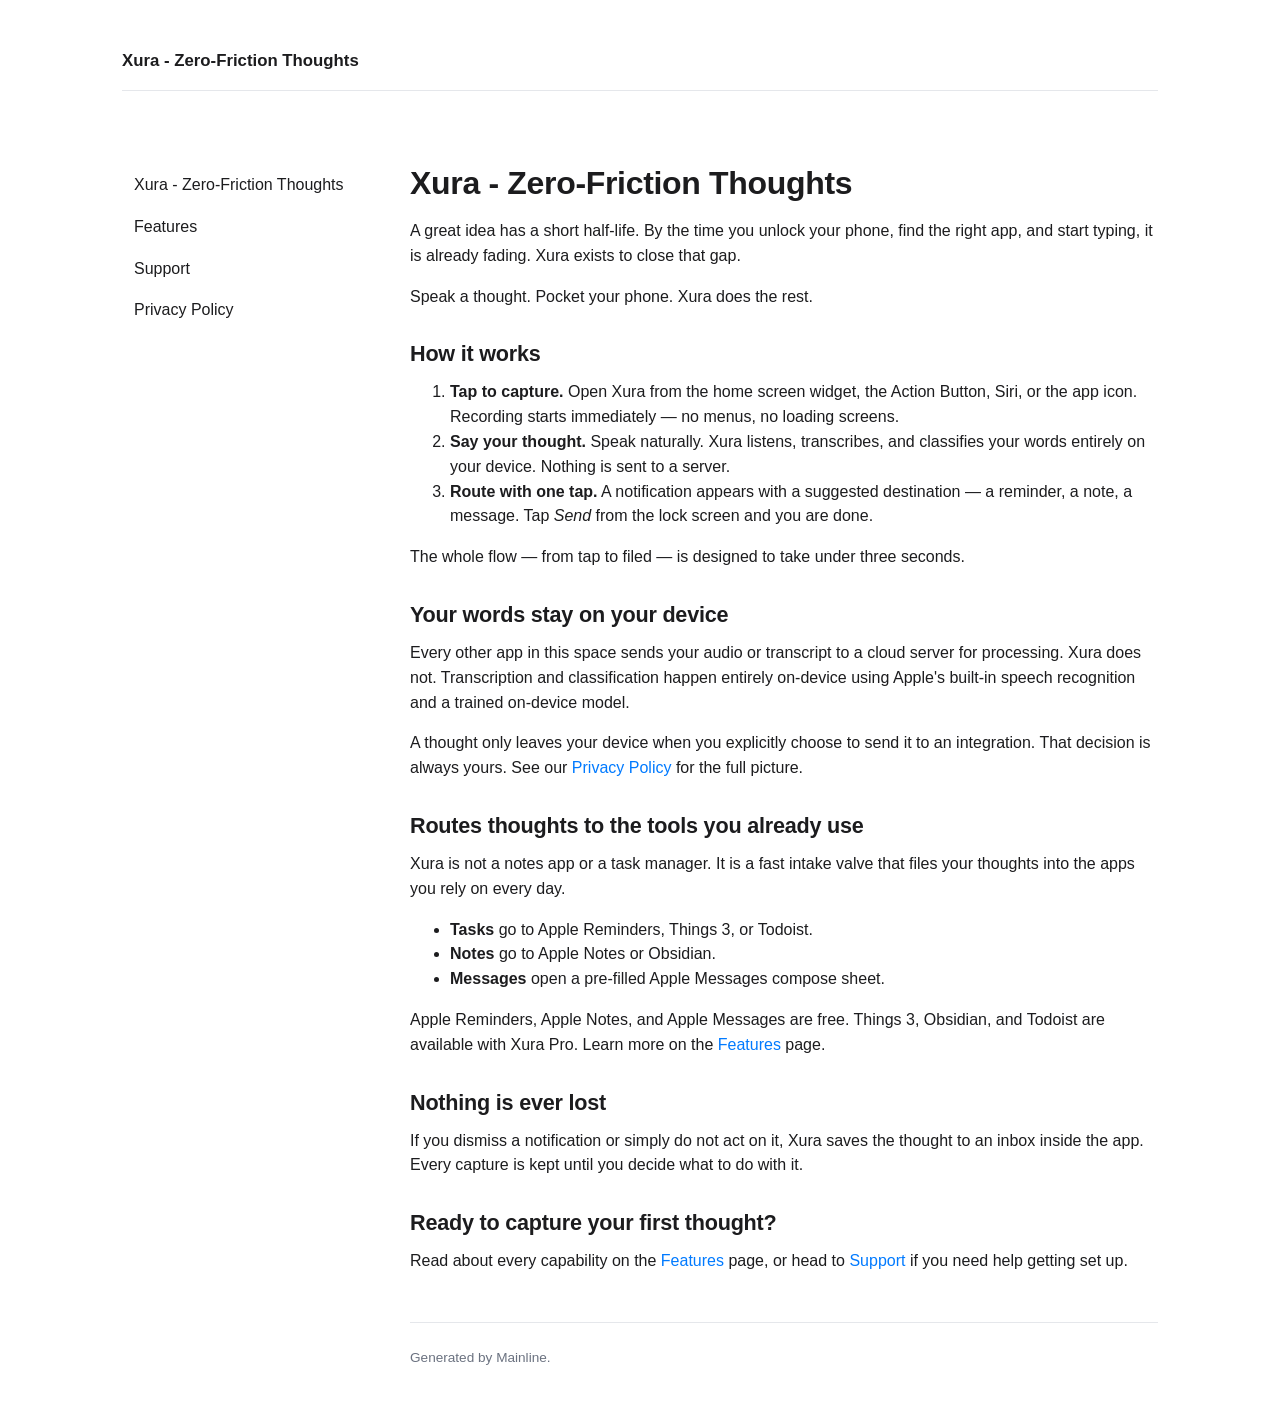
<file: index.html>
<!doctype html>
<html lang="en">
<head>
    <meta charset="utf-8">
    <meta name="viewport" content="width=device-width, initial-scale=1">
    <meta name="mainline-generated" content="2026-04-19T21:54:12Z">
    <meta name="description" content="Xura captures your spoken thoughts in under 3 seconds, classifies them on-device, and routes them to your favourite apps — no cloud, no friction.">
    <title>Xura - Zero-Friction Thoughts — Xura - Zero-Friction Thoughts</title>
    
    <link rel="stylesheet" href="./style.css">
</head>
<body>
    <div class="layout">
        <header class="site" style="grid-column: 1 / -1;">
            
            <div class="name">Xura - Zero-Friction Thoughts</div>
        </header>
        <nav class="left">
            <ul>
                <li><a href="./">Xura - Zero-Friction Thoughts</a></li>
                        <li><a href="./features.html">Features</a></li>
                        <li><a href="./support.html">Support</a></li>
                        <li><a href="./privacy.html">Privacy Policy</a></li>
            </ul>
        </nav>
        <main class="page">
            <h1>Xura - Zero-Friction Thoughts</h1>
            
<section>
  <p>A great idea has a short half-life. By the time you unlock your phone, find the right app, and start typing, it is already fading. Xura exists to close that gap.</p>
  <p>Speak a thought. Pocket your phone. Xura does the rest.</p>
</section>

<section>
  <h2>How it works</h2>
  <ol>
    <li><strong>Tap to capture.</strong> Open Xura from the home screen widget, the Action Button, Siri, or the app icon. Recording starts immediately — no menus, no loading screens.</li>
    <li><strong>Say your thought.</strong> Speak naturally. Xura listens, transcribes, and classifies your words entirely on your device. Nothing is sent to a server.</li>
    <li><strong>Route with one tap.</strong> A notification appears with a suggested destination — a reminder, a note, a message. Tap <em>Send</em> from the lock screen and you are done.</li>
  </ol>
  <p>The whole flow — from tap to filed — is designed to take under three seconds.</p>
</section>

<section>
  <h2>Your words stay on your device</h2>
  <p>Every other app in this space sends your audio or transcript to a cloud server for processing. Xura does not. Transcription and classification happen entirely on-device using Apple's built-in speech recognition and a trained on-device model.</p>
  <p>A thought only leaves your device when you explicitly choose to send it to an integration. That decision is always yours. See our <a href="./privacy.html">Privacy Policy</a> for the full picture.</p>
</section>

<section>
  <h2>Routes thoughts to the tools you already use</h2>
  <p>Xura is not a notes app or a task manager. It is a fast intake valve that files your thoughts into the apps you rely on every day.</p>
  <ul>
    <li><strong>Tasks</strong> go to Apple Reminders, Things 3, or Todoist.</li>
    <li><strong>Notes</strong> go to Apple Notes or Obsidian.</li>
    <li><strong>Messages</strong> open a pre-filled Apple Messages compose sheet.</li>
  </ul>
  <p>Apple Reminders, Apple Notes, and Apple Messages are free. Things 3, Obsidian, and Todoist are available with Xura Pro. Learn more on the <a href="./features.html">Features</a> page.</p>
</section>

<section>
  <h2>Nothing is ever lost</h2>
  <p>If you dismiss a notification or simply do not act on it, Xura saves the thought to an inbox inside the app. Every capture is kept until you decide what to do with it.</p>
</section>

<section>
  <h2>Ready to capture your first thought?</h2>
  <p>Read about every capability on the <a href="./features.html">Features</a> page, or head to <a href="./support.html">Support</a> if you need help getting set up.</p>
</section>

            <footer class="site">Generated by Mainline.</footer>
        </main>
    </div>
</body>
</html>
</file>
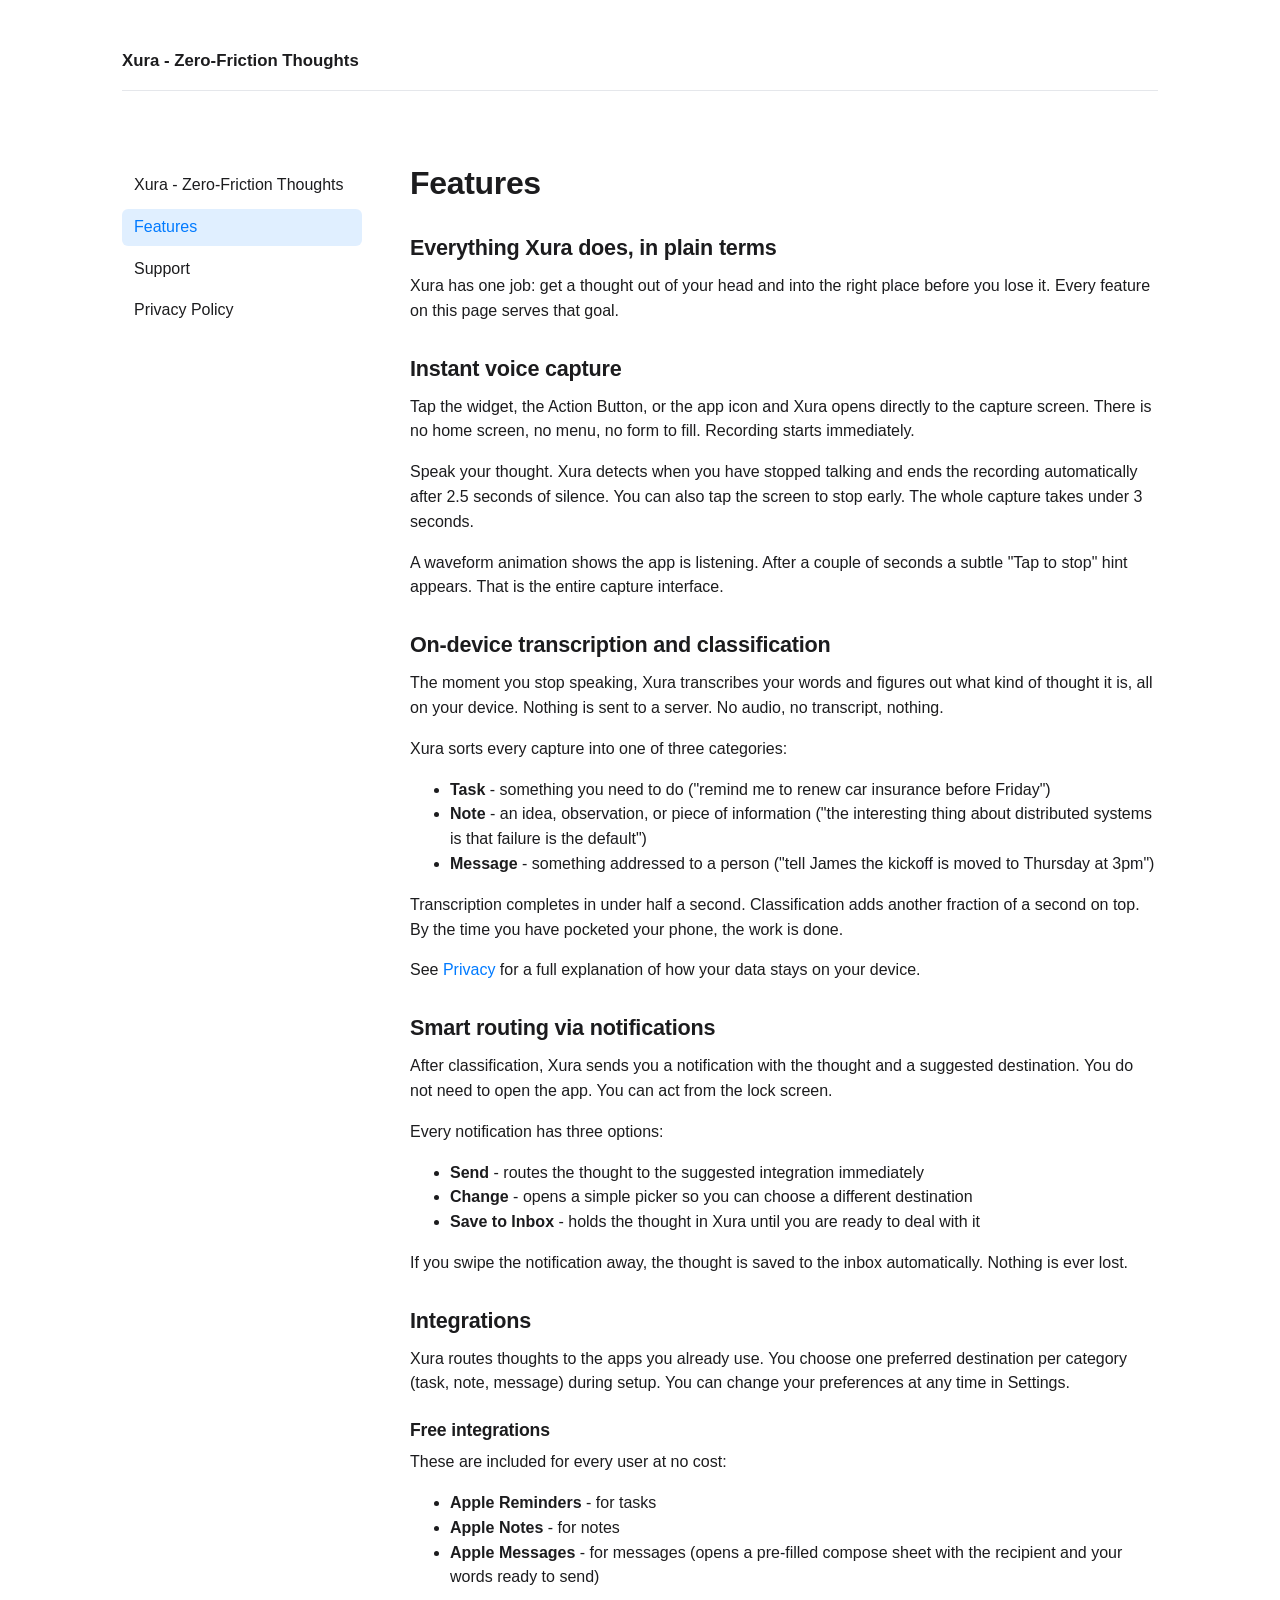
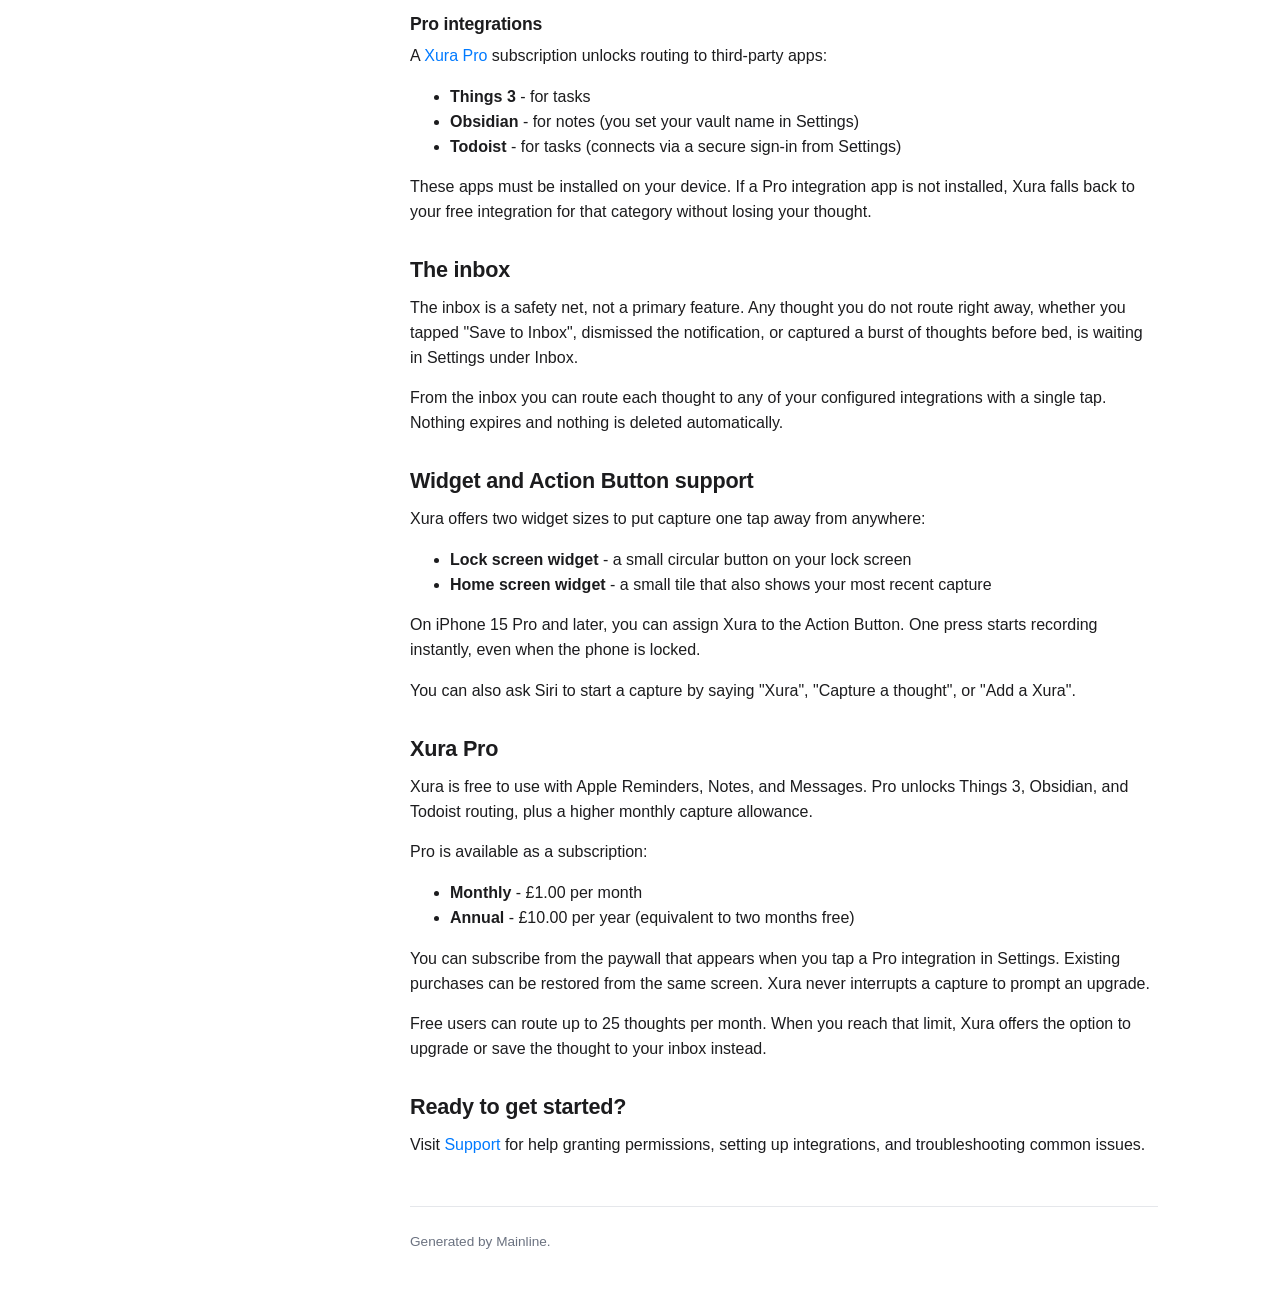
<file: features.html>
<!doctype html>
<html lang="en">
<head>
    <meta charset="utf-8">
    <meta name="viewport" content="width=device-width, initial-scale=1">
    <meta name="mainline-generated" content="2026-04-19T21:54:10Z">
    <meta name="description" content="Explore Xura's key features: instant voice capture, on-device transcription and classification, smart notification routing, free and Pro integrations, inbox fallback, and widget support.">
    <title>Features — Xura - Zero-Friction Thoughts</title>
    
    <link rel="stylesheet" href="./style.css">
</head>
<body>
    <div class="layout">
        <header class="site" style="grid-column: 1 / -1;">
            
            <div class="name">Xura - Zero-Friction Thoughts</div>
        </header>
        <nav class="left">
            <ul>
                <li><a href="./">Xura - Zero-Friction Thoughts</a></li>
                        <li><a href="./features.html" class="active">Features</a></li>
                        <li><a href="./support.html">Support</a></li>
                        <li><a href="./privacy.html">Privacy Policy</a></li>
            </ul>
        </nav>
        <main class="page">
            <h1>Features</h1>
            
<h2>Everything Xura does, in plain terms</h2>
<p>Xura has one job: get a thought out of your head and into the right place before you lose it. Every feature on this page serves that goal.</p>

<h2>Instant voice capture</h2>
<p>Tap the widget, the Action Button, or the app icon and Xura opens directly to the capture screen. There is no home screen, no menu, no form to fill. Recording starts immediately.</p>
<p>Speak your thought. Xura detects when you have stopped talking and ends the recording automatically after 2.5 seconds of silence. You can also tap the screen to stop early. The whole capture takes under 3 seconds.</p>
<p>A waveform animation shows the app is listening. After a couple of seconds a subtle "Tap to stop" hint appears. That is the entire capture interface.</p>

<h2>On-device transcription and classification</h2>
<p>The moment you stop speaking, Xura transcribes your words and figures out what kind of thought it is, all on your device. Nothing is sent to a server. No audio, no transcript, nothing.</p>
<p>Xura sorts every capture into one of three categories:</p>
<ul>
  <li><strong>Task</strong> - something you need to do ("remind me to renew car insurance before Friday")</li>
  <li><strong>Note</strong> - an idea, observation, or piece of information ("the interesting thing about distributed systems is that failure is the default")</li>
  <li><strong>Message</strong> - something addressed to a person ("tell James the kickoff is moved to Thursday at 3pm")</li>
</ul>
<p>Transcription completes in under half a second. Classification adds another fraction of a second on top. By the time you have pocketed your phone, the work is done.</p>
<p>See <a href="./privacy.html">Privacy</a> for a full explanation of how your data stays on your device.</p>

<h2>Smart routing via notifications</h2>
<p>After classification, Xura sends you a notification with the thought and a suggested destination. You do not need to open the app. You can act from the lock screen.</p>
<p>Every notification has three options:</p>
<ul>
  <li><strong>Send</strong> - routes the thought to the suggested integration immediately</li>
  <li><strong>Change</strong> - opens a simple picker so you can choose a different destination</li>
  <li><strong>Save to Inbox</strong> - holds the thought in Xura until you are ready to deal with it</li>
</ul>
<p>If you swipe the notification away, the thought is saved to the inbox automatically. Nothing is ever lost.</p>

<h2>Integrations</h2>
<p>Xura routes thoughts to the apps you already use. You choose one preferred destination per category (task, note, message) during setup. You can change your preferences at any time in Settings.</p>

<h3>Free integrations</h3>
<p>These are included for every user at no cost:</p>
<ul>
  <li><strong>Apple Reminders</strong> - for tasks</li>
  <li><strong>Apple Notes</strong> - for notes</li>
  <li><strong>Apple Messages</strong> - for messages (opens a pre-filled compose sheet with the recipient and your words ready to send)</li>
</ul>

<h3>Pro integrations</h3>
<p>A <a href="#pro">Xura Pro</a> subscription unlocks routing to third-party apps:</p>
<ul>
  <li><strong>Things 3</strong> - for tasks</li>
  <li><strong>Obsidian</strong> - for notes (you set your vault name in Settings)</li>
  <li><strong>Todoist</strong> - for tasks (connects via a secure sign-in from Settings)</li>
</ul>
<p>These apps must be installed on your device. If a Pro integration app is not installed, Xura falls back to your free integration for that category without losing your thought.</p>

<h2>The inbox</h2>
<p>The inbox is a safety net, not a primary feature. Any thought you do not route right away, whether you tapped "Save to Inbox", dismissed the notification, or captured a burst of thoughts before bed, is waiting in Settings under Inbox.</p>
<p>From the inbox you can route each thought to any of your configured integrations with a single tap. Nothing expires and nothing is deleted automatically.</p>

<h2>Widget and Action Button support</h2>
<p>Xura offers two widget sizes to put capture one tap away from anywhere:</p>
<ul>
  <li><strong>Lock screen widget</strong> - a small circular button on your lock screen</li>
  <li><strong>Home screen widget</strong> - a small tile that also shows your most recent capture</li>
</ul>
<p>On iPhone 15 Pro and later, you can assign Xura to the Action Button. One press starts recording instantly, even when the phone is locked.</p>
<p>You can also ask Siri to start a capture by saying "Xura", "Capture a thought", or "Add a Xura".</p>

<h2 id="pro">Xura Pro</h2>
<p>Xura is free to use with Apple Reminders, Notes, and Messages. Pro unlocks Things 3, Obsidian, and Todoist routing, plus a higher monthly capture allowance.</p>
<p>Pro is available as a subscription:</p>
<ul>
  <li><strong>Monthly</strong> - £1.00 per month</li>
  <li><strong>Annual</strong> - £10.00 per year (equivalent to two months free)</li>
</ul>
<p>You can subscribe from the paywall that appears when you tap a Pro integration in Settings. Existing purchases can be restored from the same screen. Xura never interrupts a capture to prompt an upgrade.</p>
<p>Free users can route up to 25 thoughts per month. When you reach that limit, Xura offers the option to upgrade or save the thought to your inbox instead.</p>

<h2>Ready to get started?</h2>
<p>Visit <a href="./support.html">Support</a> for help granting permissions, setting up integrations, and troubleshooting common issues.</p>

            <footer class="site">Generated by Mainline.</footer>
        </main>
    </div>
</body>
</html>
</file>
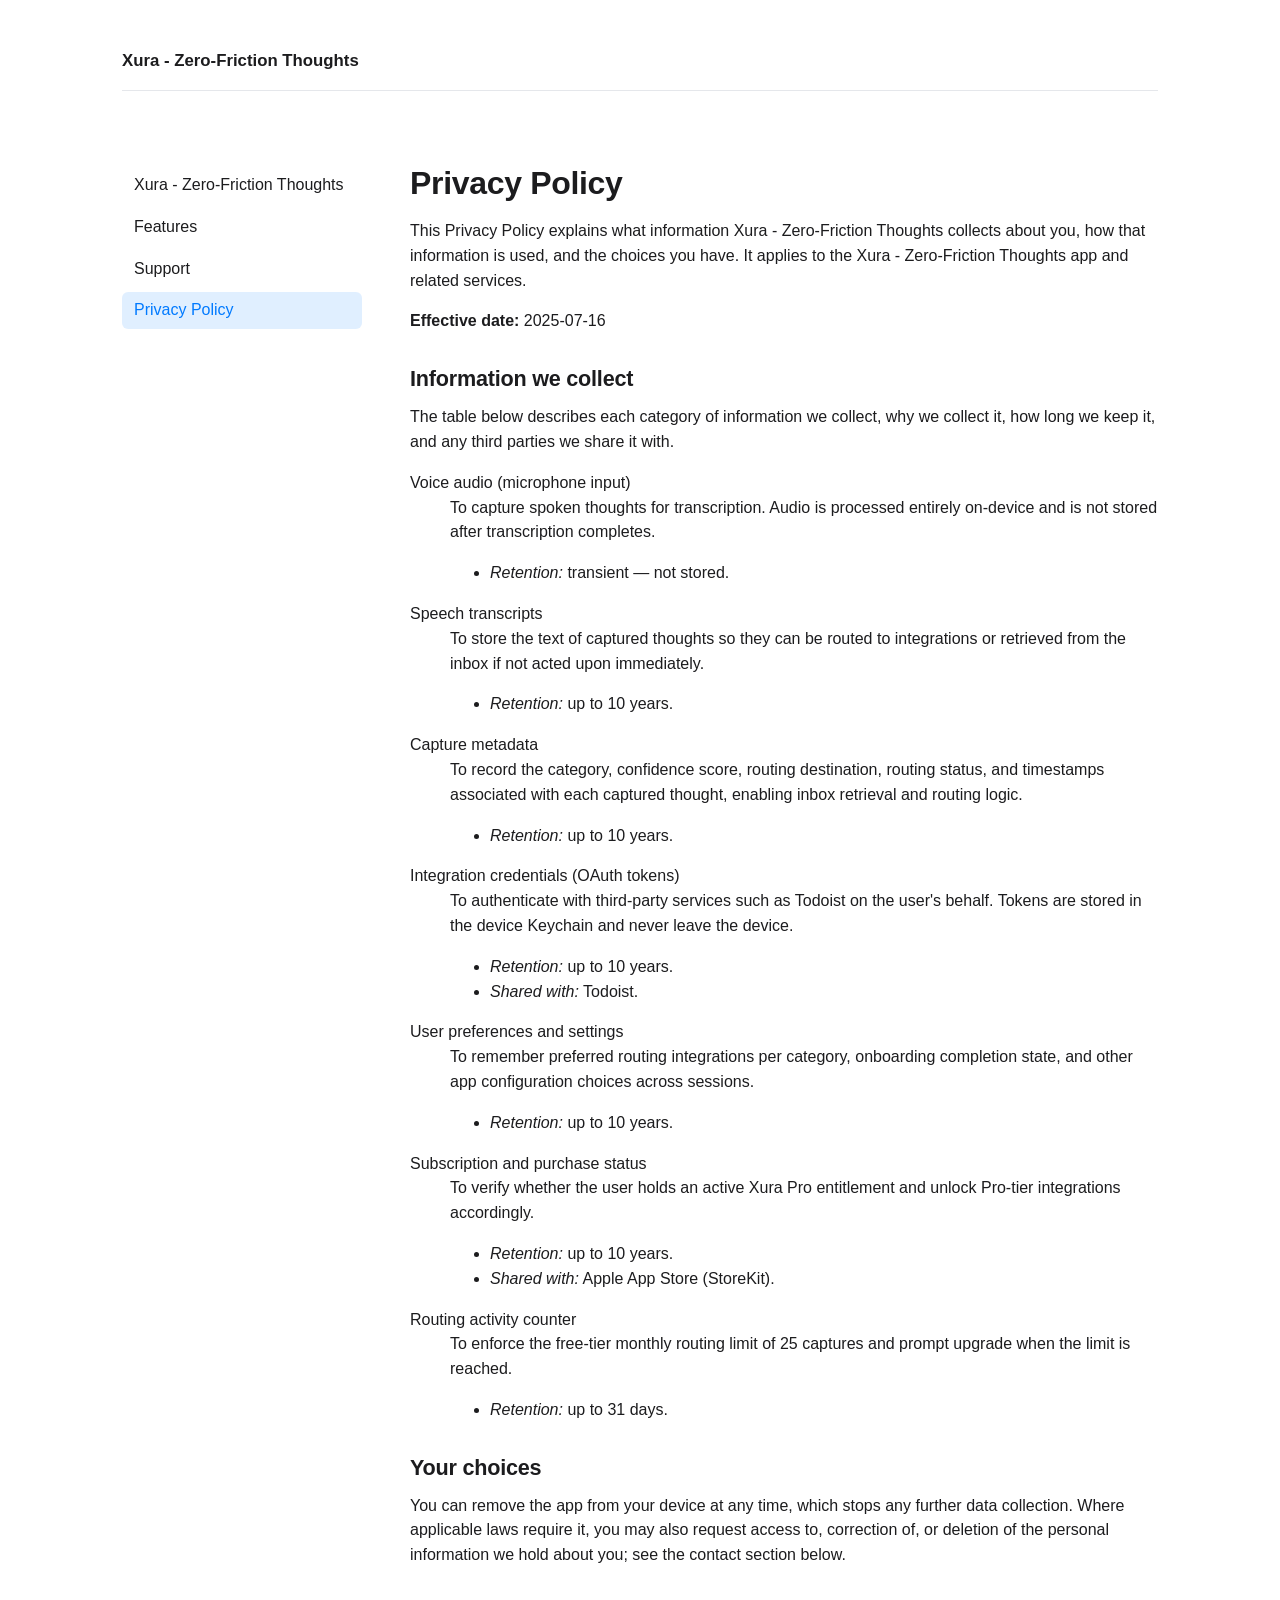
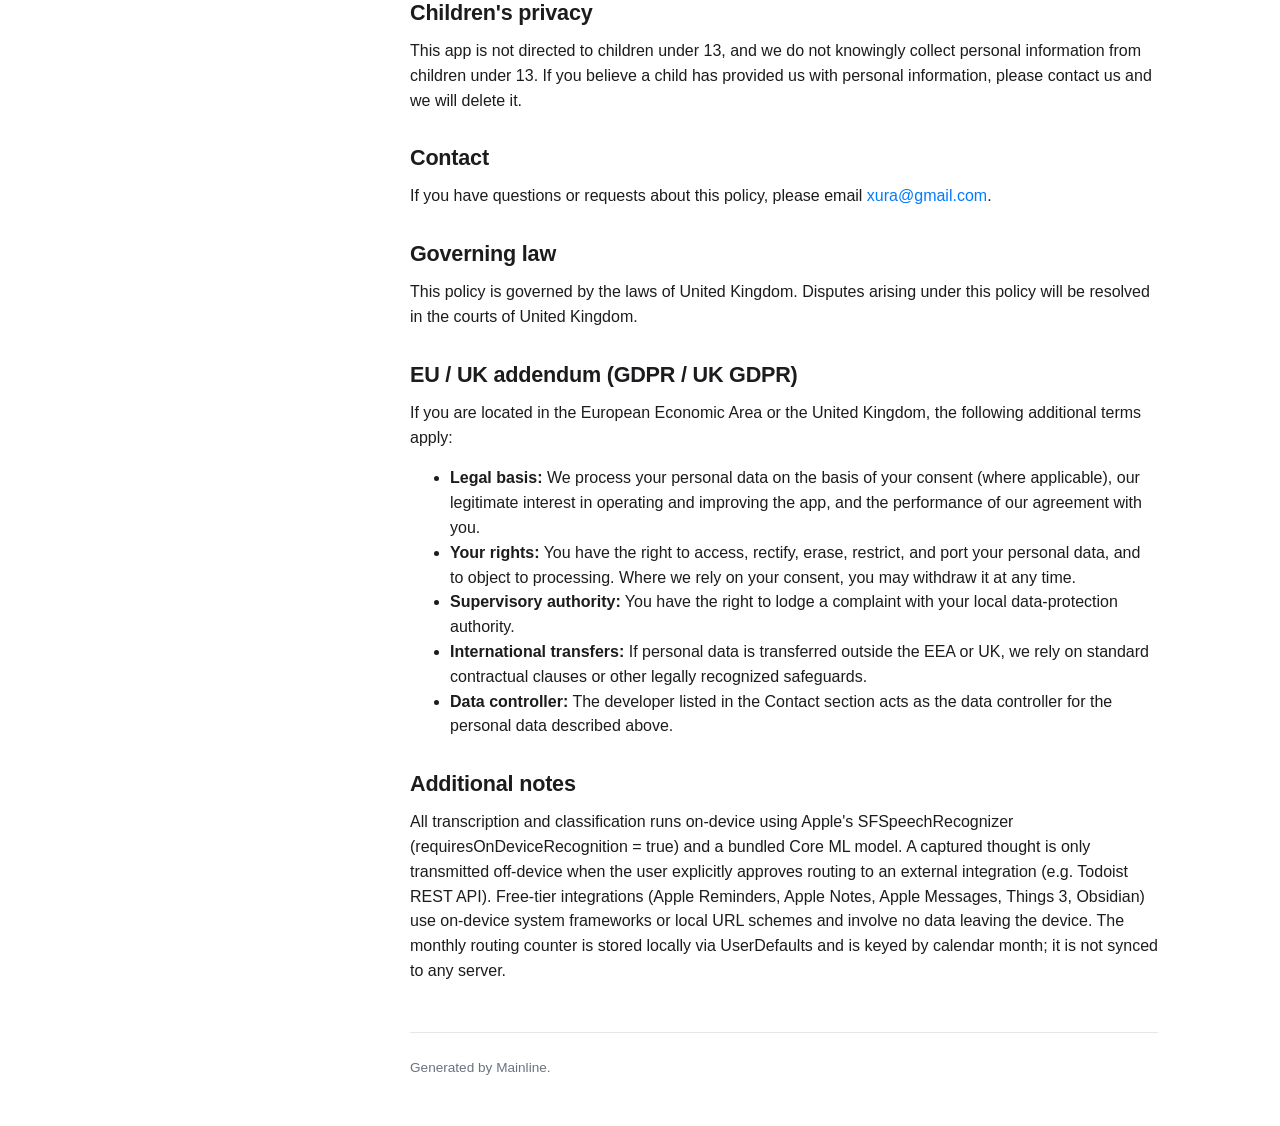
<file: privacy.html>
<!doctype html>
<html lang="en">
<head>
    <meta charset="utf-8">
    <meta name="viewport" content="width=device-width, initial-scale=1">
    <meta name="mainline-generated" content="2026-04-19T21:56:40Z">
    <meta name="description" content="Privacy policy for Xura - Zero-Friction Thoughts">
    <title>Privacy Policy — Xura - Zero-Friction Thoughts</title>
    
    <link rel="stylesheet" href="./style.css">
</head>
<body>
    <div class="layout">
        <header class="site" style="grid-column: 1 / -1;">
            
            <div class="name">Xura - Zero-Friction Thoughts</div>
        </header>
        <nav class="left">
            <ul>
                <li><a href="./">Xura - Zero-Friction Thoughts</a></li>
                        <li><a href="./features.html">Features</a></li>
                        <li><a href="./support.html">Support</a></li>
                        <li><a href="./privacy.html" class="active">Privacy Policy</a></li>
            </ul>
        </nav>
        <main class="page">
            <h1>Privacy Policy</h1>
            <p>This Privacy Policy explains what information Xura - Zero-Friction Thoughts collects about you, how that information is used, and the choices you have. It applies to the Xura - Zero-Friction Thoughts app and related services.</p>
<p><strong>Effective date:</strong> 2025-07-16</p>
<h2>Information we collect</h2>
<p>The table below describes each category of information we collect, why we collect it, how long we keep it, and any third parties we share it with.</p>
<dl>
<dt>Voice audio (microphone input)</dt>
<dd>
  <p>To capture spoken thoughts for transcription. Audio is processed entirely on-device and is not stored after transcription completes.</p>
  <ul>
    <li><em>Retention:</em> transient — not stored.</li>
    
  </ul>
</dd><dt>Speech transcripts</dt>
<dd>
  <p>To store the text of captured thoughts so they can be routed to integrations or retrieved from the inbox if not acted upon immediately.</p>
  <ul>
    <li><em>Retention:</em> up to 10 years.</li>
    
  </ul>
</dd><dt>Capture metadata</dt>
<dd>
  <p>To record the category, confidence score, routing destination, routing status, and timestamps associated with each captured thought, enabling inbox retrieval and routing logic.</p>
  <ul>
    <li><em>Retention:</em> up to 10 years.</li>
    
  </ul>
</dd><dt>Integration credentials (OAuth tokens)</dt>
<dd>
  <p>To authenticate with third-party services such as Todoist on the user's behalf. Tokens are stored in the device Keychain and never leave the device.</p>
  <ul>
    <li><em>Retention:</em> up to 10 years.</li>
    <li><em>Shared with:</em> Todoist.</li>
  </ul>
</dd><dt>User preferences and settings</dt>
<dd>
  <p>To remember preferred routing integrations per category, onboarding completion state, and other app configuration choices across sessions.</p>
  <ul>
    <li><em>Retention:</em> up to 10 years.</li>
    
  </ul>
</dd><dt>Subscription and purchase status</dt>
<dd>
  <p>To verify whether the user holds an active Xura Pro entitlement and unlock Pro-tier integrations accordingly.</p>
  <ul>
    <li><em>Retention:</em> up to 10 years.</li>
    <li><em>Shared with:</em> Apple App Store (StoreKit).</li>
  </ul>
</dd><dt>Routing activity counter</dt>
<dd>
  <p>To enforce the free-tier monthly routing limit of 25 captures and prompt upgrade when the limit is reached.</p>
  <ul>
    <li><em>Retention:</em> up to 31 days.</li>
    
  </ul>
</dd>
</dl>
<h2>Your choices</h2>
<p>You can remove the app from your device at any time, which stops any further data collection. Where applicable laws require it, you may also request access to, correction of, or deletion of the personal information we hold about you; see the contact section below.</p>
<h2>Children's privacy</h2>
<p>This app is not directed to children under 13, and we do not knowingly collect personal information from children under 13. If you believe a child has provided us with personal information, please contact us and we will delete it.</p>
<h2>Contact</h2>
<p>If you have questions or requests about this policy, please email <a href="mailto:xura@gmail.com">xura@gmail.com</a>.</p>
<h2>Governing law</h2>
<p>This policy is governed by the laws of United Kingdom. Disputes arising under this policy will be resolved in the courts of United Kingdom.</p>
<h2>EU / UK addendum (GDPR / UK GDPR)</h2>
<p>If you are located in the European Economic Area or the United Kingdom, the following additional terms apply:</p>
<ul>
  <li><strong>Legal basis:</strong> We process your personal data on the basis of your consent (where applicable), our legitimate interest in operating and improving the app, and the performance of our agreement with you.</li>
  <li><strong>Your rights:</strong> You have the right to access, rectify, erase, restrict, and port your personal data, and to object to processing. Where we rely on your consent, you may withdraw it at any time.</li>
  <li><strong>Supervisory authority:</strong> You have the right to lodge a complaint with your local data-protection authority.</li>
  <li><strong>International transfers:</strong> If personal data is transferred outside the EEA or UK, we rely on standard contractual clauses or other legally recognized safeguards.</li>
  <li><strong>Data controller:</strong> The developer listed in the Contact section acts as the data controller for the personal data described above.</li>
</ul>
<h2>Additional notes</h2>
<p>All transcription and classification runs on-device using Apple's SFSpeechRecognizer (requiresOnDeviceRecognition = true) and a bundled Core ML model. A captured thought is only transmitted off-device when the user explicitly approves routing to an external integration (e.g. Todoist REST API). Free-tier integrations (Apple Reminders, Apple Notes, Apple Messages, Things 3, Obsidian) use on-device system frameworks or local URL schemes and involve no data leaving the device. The monthly routing counter is stored locally via UserDefaults and is keyed by calendar month; it is not synced to any server.</p>
            <footer class="site">Generated by Mainline.</footer>
        </main>
    </div>
</body>
</html>
</file>
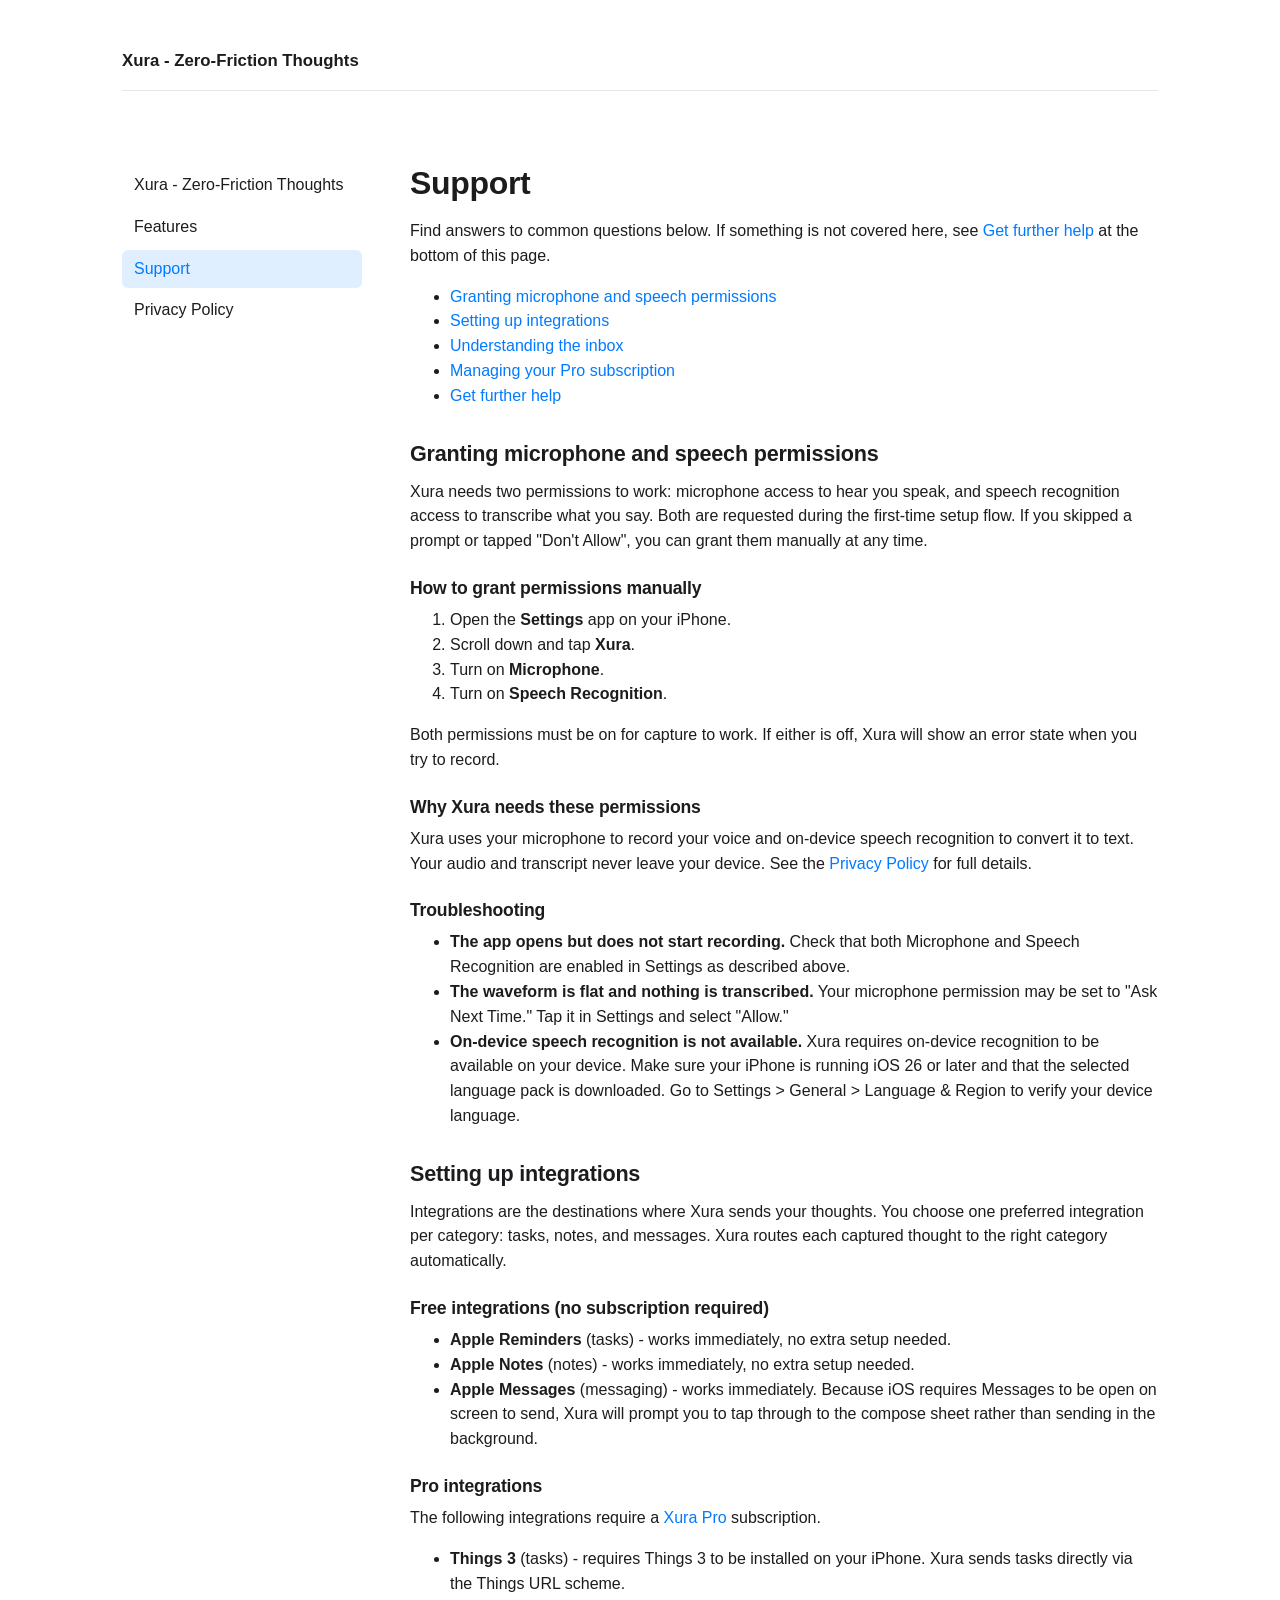
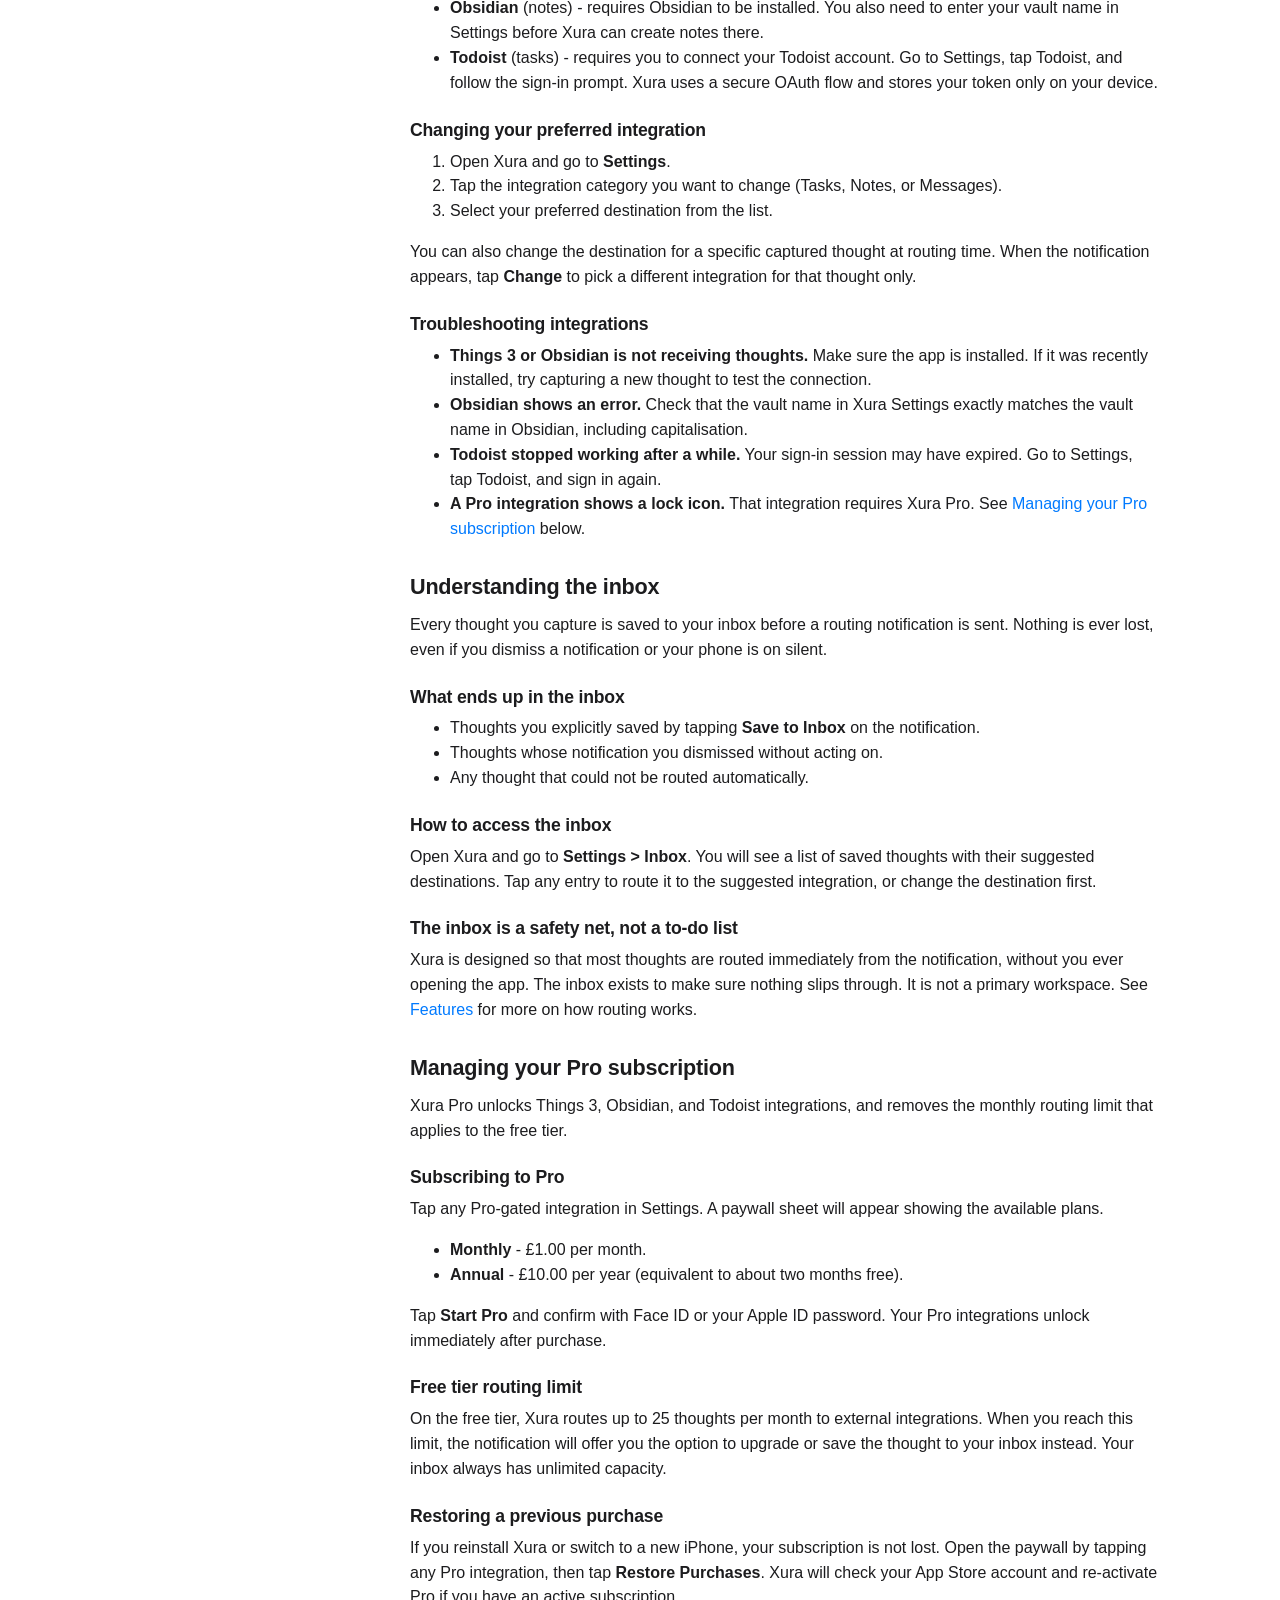
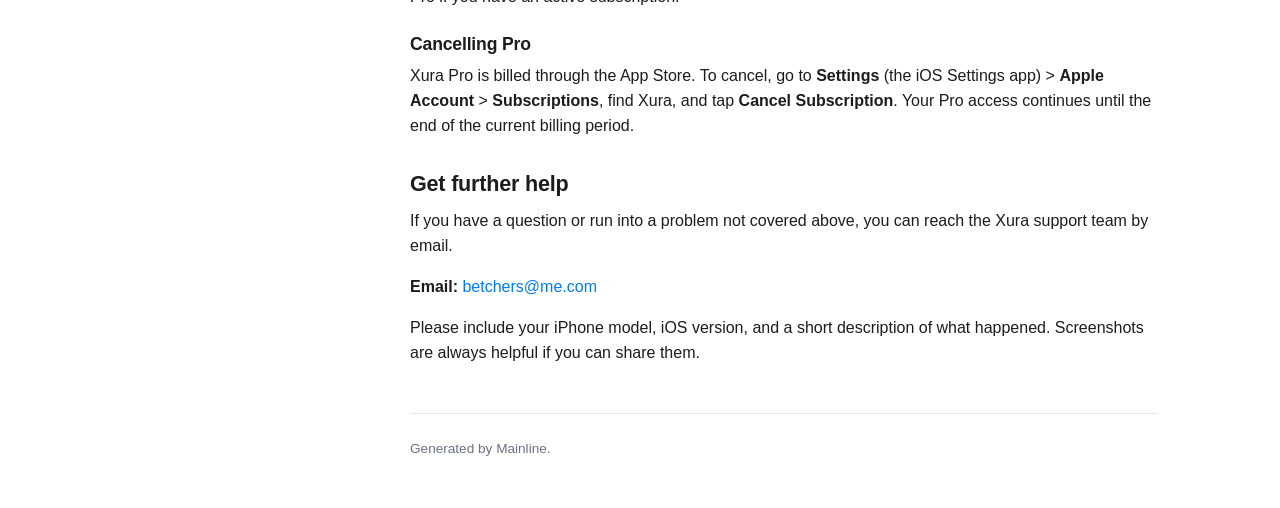
<file: support.html>
<!doctype html>
<html lang="en">
<head>
    <meta charset="utf-8">
    <meta name="viewport" content="width=device-width, initial-scale=1">
    <meta name="mainline-generated" content="2026-04-19T21:54:11Z">
    <meta name="description" content="Get help with Xura: granting microphone and speech permissions, setting up integrations, understanding the inbox, and managing your Pro subscription.">
    <title>Support — Xura - Zero-Friction Thoughts</title>
    
    <link rel="stylesheet" href="./style.css">
</head>
<body>
    <div class="layout">
        <header class="site" style="grid-column: 1 / -1;">
            
            <div class="name">Xura - Zero-Friction Thoughts</div>
        </header>
        <nav class="left">
            <ul>
                <li><a href="./">Xura - Zero-Friction Thoughts</a></li>
                        <li><a href="./features.html">Features</a></li>
                        <li><a href="./support.html" class="active">Support</a></li>
                        <li><a href="./privacy.html">Privacy Policy</a></li>
            </ul>
        </nav>
        <main class="page">
            <h1>Support</h1>
            
<p>Find answers to common questions below. If something is not covered here, see <a href="#contact">Get further help</a> at the bottom of this page.</p>

<nav aria-label="On this page">
  <ul>
    <li><a href="#permissions">Granting microphone and speech permissions</a></li>
    <li><a href="#integrations">Setting up integrations</a></li>
    <li><a href="#inbox">Understanding the inbox</a></li>
    <li><a href="#pro">Managing your Pro subscription</a></li>
    <li><a href="#contact">Get further help</a></li>
  </ul>
</nav>

<h2 id="permissions">Granting microphone and speech permissions</h2>

<p>Xura needs two permissions to work: microphone access to hear you speak, and speech recognition access to transcribe what you say. Both are requested during the first-time setup flow. If you skipped a prompt or tapped "Don't Allow", you can grant them manually at any time.</p>

<h3>How to grant permissions manually</h3>
<ol>
  <li>Open the <strong>Settings</strong> app on your iPhone.</li>
  <li>Scroll down and tap <strong>Xura</strong>.</li>
  <li>Turn on <strong>Microphone</strong>.</li>
  <li>Turn on <strong>Speech Recognition</strong>.</li>
</ol>

<p>Both permissions must be on for capture to work. If either is off, Xura will show an error state when you try to record.</p>

<h3>Why Xura needs these permissions</h3>
<p>Xura uses your microphone to record your voice and on-device speech recognition to convert it to text. Your audio and transcript never leave your device. See the <a href="./privacy.html">Privacy Policy</a> for full details.</p>

<h3>Troubleshooting</h3>
<ul>
  <li><strong>The app opens but does not start recording.</strong> Check that both Microphone and Speech Recognition are enabled in Settings as described above.</li>
  <li><strong>The waveform is flat and nothing is transcribed.</strong> Your microphone permission may be set to "Ask Next Time." Tap it in Settings and select "Allow."</li>
  <li><strong>On-device speech recognition is not available.</strong> Xura requires on-device recognition to be available on your device. Make sure your iPhone is running iOS 26 or later and that the selected language pack is downloaded. Go to Settings &gt; General &gt; Language &amp; Region to verify your device language.</li>
</ul>

<h2 id="integrations">Setting up integrations</h2>

<p>Integrations are the destinations where Xura sends your thoughts. You choose one preferred integration per category: tasks, notes, and messages. Xura routes each captured thought to the right category automatically.</p>

<h3>Free integrations (no subscription required)</h3>
<ul>
  <li><strong>Apple Reminders</strong> (tasks) - works immediately, no extra setup needed.</li>
  <li><strong>Apple Notes</strong> (notes) - works immediately, no extra setup needed.</li>
  <li><strong>Apple Messages</strong> (messaging) - works immediately. Because iOS requires Messages to be open on screen to send, Xura will prompt you to tap through to the compose sheet rather than sending in the background.</li>
</ul>

<h3>Pro integrations</h3>
<p>The following integrations require a <a href="#pro">Xura Pro</a> subscription.</p>
<ul>
  <li><strong>Things 3</strong> (tasks) - requires Things 3 to be installed on your iPhone. Xura sends tasks directly via the Things URL scheme.</li>
  <li><strong>Obsidian</strong> (notes) - requires Obsidian to be installed. You also need to enter your vault name in Settings before Xura can create notes there.</li>
  <li><strong>Todoist</strong> (tasks) - requires you to connect your Todoist account. Go to Settings, tap Todoist, and follow the sign-in prompt. Xura uses a secure OAuth flow and stores your token only on your device.</li>
</ul>

<h3>Changing your preferred integration</h3>
<ol>
  <li>Open Xura and go to <strong>Settings</strong>.</li>
  <li>Tap the integration category you want to change (Tasks, Notes, or Messages).</li>
  <li>Select your preferred destination from the list.</li>
</ol>

<p>You can also change the destination for a specific captured thought at routing time. When the notification appears, tap <strong>Change</strong> to pick a different integration for that thought only.</p>

<h3>Troubleshooting integrations</h3>
<ul>
  <li><strong>Things 3 or Obsidian is not receiving thoughts.</strong> Make sure the app is installed. If it was recently installed, try capturing a new thought to test the connection.</li>
  <li><strong>Obsidian shows an error.</strong> Check that the vault name in Xura Settings exactly matches the vault name in Obsidian, including capitalisation.</li>
  <li><strong>Todoist stopped working after a while.</strong> Your sign-in session may have expired. Go to Settings, tap Todoist, and sign in again.</li>
  <li><strong>A Pro integration shows a lock icon.</strong> That integration requires Xura Pro. See <a href="#pro">Managing your Pro subscription</a> below.</li>
</ul>

<h2 id="inbox">Understanding the inbox</h2>

<p>Every thought you capture is saved to your inbox before a routing notification is sent. Nothing is ever lost, even if you dismiss a notification or your phone is on silent.</p>

<h3>What ends up in the inbox</h3>
<ul>
  <li>Thoughts you explicitly saved by tapping <strong>Save to Inbox</strong> on the notification.</li>
  <li>Thoughts whose notification you dismissed without acting on.</li>
  <li>Any thought that could not be routed automatically.</li>
</ul>

<h3>How to access the inbox</h3>
<p>Open Xura and go to <strong>Settings &gt; Inbox</strong>. You will see a list of saved thoughts with their suggested destinations. Tap any entry to route it to the suggested integration, or change the destination first.</p>

<h3>The inbox is a safety net, not a to-do list</h3>
<p>Xura is designed so that most thoughts are routed immediately from the notification, without you ever opening the app. The inbox exists to make sure nothing slips through. It is not a primary workspace. See <a href="./features.html">Features</a> for more on how routing works.</p>

<h2 id="pro">Managing your Pro subscription</h2>

<p>Xura Pro unlocks Things 3, Obsidian, and Todoist integrations, and removes the monthly routing limit that applies to the free tier.</p>

<h3>Subscribing to Pro</h3>
<p>Tap any Pro-gated integration in Settings. A paywall sheet will appear showing the available plans.</p>
<ul>
  <li><strong>Monthly</strong> - £1.00 per month.</li>
  <li><strong>Annual</strong> - £10.00 per year (equivalent to about two months free).</li>
</ul>
<p>Tap <strong>Start Pro</strong> and confirm with Face ID or your Apple ID password. Your Pro integrations unlock immediately after purchase.</p>

<h3>Free tier routing limit</h3>
<p>On the free tier, Xura routes up to 25 thoughts per month to external integrations. When you reach this limit, the notification will offer you the option to upgrade or save the thought to your inbox instead. Your inbox always has unlimited capacity.</p>

<h3>Restoring a previous purchase</h3>
<p>If you reinstall Xura or switch to a new iPhone, your subscription is not lost. Open the paywall by tapping any Pro integration, then tap <strong>Restore Purchases</strong>. Xura will check your App Store account and re-activate Pro if you have an active subscription.</p>

<h3>Cancelling Pro</h3>
<p>Xura Pro is billed through the App Store. To cancel, go to <strong>Settings</strong> (the iOS Settings app) &gt; <strong>Apple Account</strong> &gt; <strong>Subscriptions</strong>, find Xura, and tap <strong>Cancel Subscription</strong>. Your Pro access continues until the end of the current billing period.</p>

<h2 id="contact">Get further help</h2>

<p>If you have a question or run into a problem not covered above, you can reach the Xura support team by email.</p>

<p><strong>Email:</strong> <a href="mailto:betchers@me.com">betchers@me.com</a></p>

<p>Please include your iPhone model, iOS version, and a short description of what happened. Screenshots are always helpful if you can share them.</p>

            <footer class="site">Generated by Mainline.</footer>
        </main>
    </div>
</body>
</html>
</file>
<file: style.css>
/* Generated by Mainline — do not edit by hand unless you want regenerations to overwrite. */
:root {
    --accent: #007AFF;
    --accent-rgb: 0, 122, 255;
    --bg: #ffffff;
    --fg: #1c1c1e;
    --muted: #6b7280;
    --rule: #e5e7eb;
    --card: #f9fafb;
}
@media (prefers-color-scheme: dark) {
    :root {
        --bg: #111113;
        --fg: #f2f2f7;
        --muted: #9aa0a6;
        --rule: #2a2a2d;
        --card: #1c1c1e;
    }
}
* { box-sizing: border-box; }
html, body { margin: 0; padding: 0; }
body {
    font: 16px/1.55 -apple-system, BlinkMacSystemFont, "Segoe UI", Roboto,
          Helvetica, Arial, system-ui, sans-serif;
    background: var(--bg);
    color: var(--fg);
}
a { color: var(--accent); text-decoration: none; }
a:hover { text-decoration: underline; }
h1, h2, h3 { line-height: 1.25; letter-spacing: -0.01em; }
h1 { font-size: 2rem; margin: 0 0 1rem; }
h2 { font-size: 1.35rem; margin: 2rem 0 0.75rem; }
h3 { font-size: 1.1rem; margin: 1.5rem 0 0.5rem; }
p, ul, ol { margin: 0 0 1rem; }
code { font: 0.92em/1.4 ui-monospace, SFMono-Regular, Menlo, monospace;
       background: var(--card); padding: 0.1em 0.35em; border-radius: 3px; }
pre code { display: block; padding: 0.75rem 1rem; overflow-x: auto; }
hr { border: 0; border-top: 1px solid var(--rule); margin: 2rem 0; }
figure { margin: 1.5rem 0; }
figure img { max-width: 100%; border-radius: 8px; }
figcaption { font-size: 0.85rem; color: var(--muted); margin-top: 0.5rem; }

.layout { display: grid; gap: 0; max-width: 1100px; margin: 0 auto;
          grid-template-columns: 1fr; padding: 2rem 1.25rem; }
@media (min-width: 900px) {
    .layout { grid-template-columns: 240px 1fr; gap: 3rem; padding: 3rem 2rem; }
}

header.site { display: flex; align-items: center; gap: 0.75rem;
              padding-bottom: 1rem; border-bottom: 1px solid var(--rule); margin-bottom: 1.5rem; }
header.site img { width: 40px; height: 40px; border-radius: 9px; }
header.site .name { font-weight: 600; font-size: 1.05rem; }

nav.left { grid-column: 1; }
nav.left ul { list-style: none; padding: 0; margin: 0; }
nav.left li { margin: 0.25rem 0; }
nav.left a { display: block; padding: 0.4rem 0.75rem; border-radius: 6px;
             color: var(--fg); }
nav.left a:hover { background: var(--card); text-decoration: none; }
nav.left a.active { background: rgba(var(--accent-rgb), 0.12); color: var(--accent); }

main.page { grid-column: 1; }
@media (min-width: 900px) { main.page { grid-column: 2; } }

footer.site { margin-top: 3rem; padding-top: 1.5rem; border-top: 1px solid var(--rule);
              color: var(--muted); font-size: 0.85rem; }
</file>
